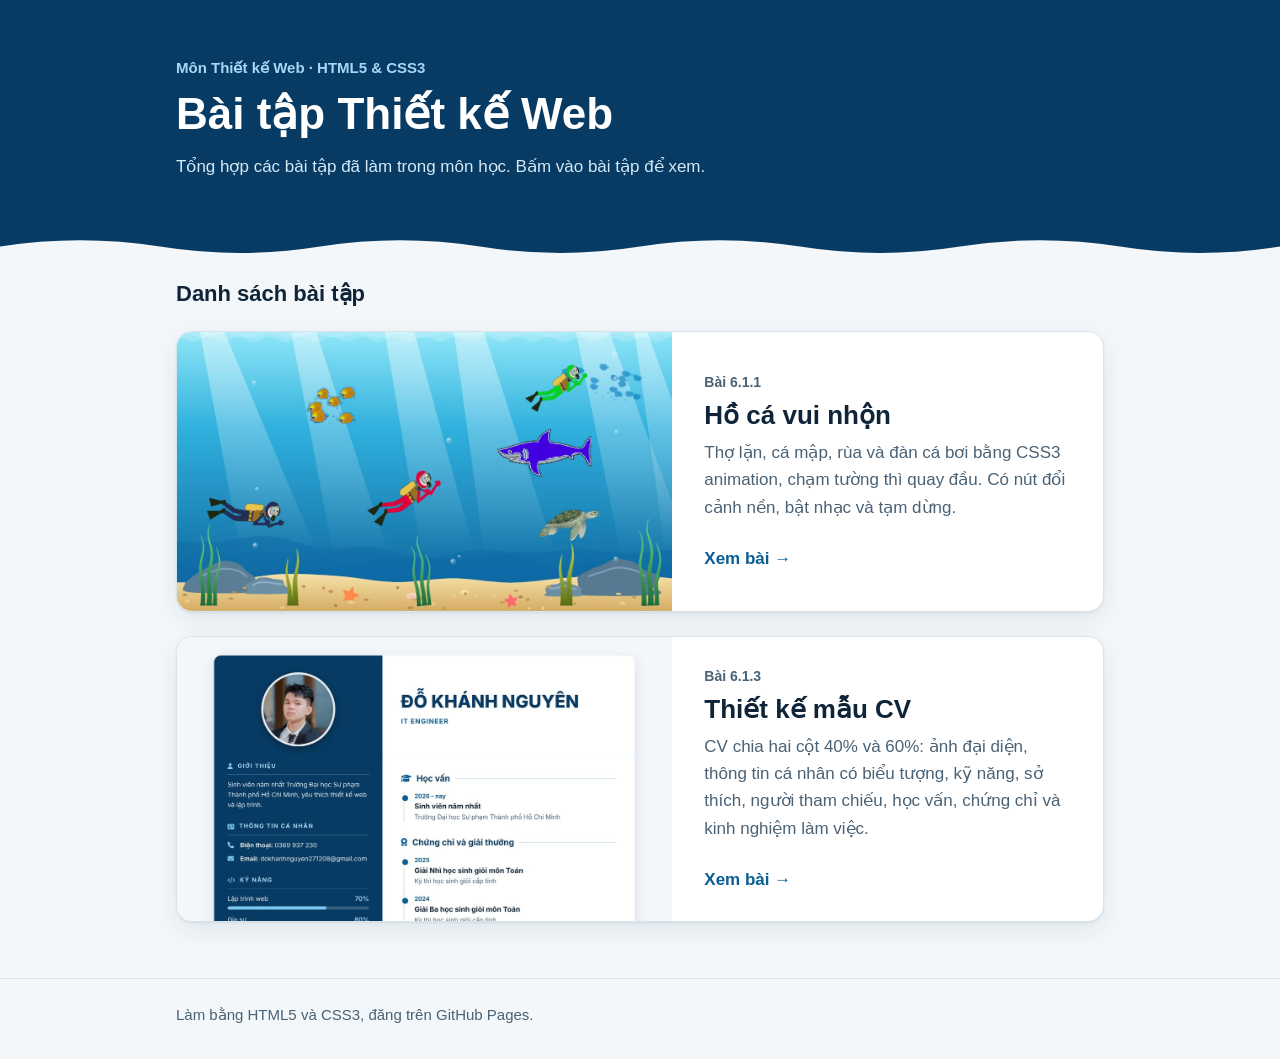
<file: index.html>
<!DOCTYPE html>
<html lang="vi">
<head>
  <meta charset="utf-8">
  <meta name="viewport" content="width=device-width, initial-scale=1">
  <title>Bài tập Thiết kế Web</title>
  <meta name="description" content="Trang chủ các bài tập môn Thiết kế Web (HTML5 và CSS3).">
  <link rel="icon" href="images/favicon.png" type="image/png">
  <style>
    /* ---------- Màu dùng chung (tự đổi sang màu tối khi máy bật chế độ tối) ---------- */
    :root {
      --nen: #f3f7fa;
      --chu: #0f2438;
      --chu-phu: #4a6276;
      --the: #ffffff;
      --vien: #d8e4ec;
      --bien: #0b5d95;
      --dau-trang: #083b63;
      --bong: 0 1px 2px rgba(8, 40, 70, 0.08), 0 8px 24px rgba(8, 40, 70, 0.08);
    }

    @media (prefers-color-scheme: dark) {
      :root {
        --nen: #061629;
        --chu: #e4eef6;
        --chu-phu: #9db3c6;
        --the: #0c2440;
        --vien: #1c3a57;
        --bien: #7cc8f2;
        --dau-trang: #030d1a;
        --bong: 0 1px 2px rgba(0, 0, 0, 0.4), 0 8px 24px rgba(0, 0, 0, 0.35);
      }
    }

    * {
      box-sizing: border-box;
    }

    body {
      margin: 0;
      background: var(--nen);
      color: var(--chu);
      font-family: "Segoe UI", Roboto, Arial, sans-serif;
      font-size: 17px;
      line-height: 1.6;
    }

    .khung {
      max-width: 960px;
      margin: 0 auto;
      padding-left: 16px;
      padding-right: 16px;
    }

    /* ---------- Đầu trang: biển sâu, mép dưới gợn sóng như mặt nước trong bài hồ cá ---------- */
    .dau-trang {
      position: relative;
      overflow: hidden;
      padding: 56px 0 80px;
      background: var(--dau-trang);
      color: #fff;
    }

    .mon-hoc {
      margin: 0 0 8px;
      font-size: 15px;
      font-weight: 600;
      color: #a9d6f5;
    }

    .dau-trang h1 {
      margin: 0;
      font-size: clamp(30px, 5vw, 44px);
      line-height: 1.2;
    }

    .gioi-thieu {
      max-width: 34em;
      margin: 12px 0 0;
      color: #d4e8f6;
    }

    .song {
      position: absolute;
      left: 0;
      bottom: -1px;
      width: 100%;
      height: 32px;
      color: var(--nen);
    }

    /* Vài bong bóng trang trí nổi lên chầm chậm */
    .bong {
      position: absolute;
      bottom: -30px;
      border: 2px solid rgba(255, 255, 255, 0.35);
      border-radius: 50%;
      animation: NoiLen 9s ease-in infinite;
    }

    .bong:nth-child(1) { right: 12%; width: 18px; height: 18px; }
    .bong:nth-child(2) { right: 18%; width: 10px; height: 10px; animation-duration: 7s; animation-delay: -3s; }
    .bong:nth-child(3) { right: 8%;  width: 12px; height: 12px; animation-duration: 11s; animation-delay: -6s; }
    .bong:nth-child(4) { right: 26%; width: 8px;  height: 8px;  animation-duration: 8s; animation-delay: -1.5s; }

    @keyframes NoiLen {
      0%   { transform: translateY(0);      opacity: 0; }
      15%  { opacity: 1; }
      100% { transform: translateY(-260px); opacity: 0; }
    }

    @media (prefers-reduced-motion: reduce) {
      .bong { animation: none; display: none; }
    }

    /* ---------- Danh sách bài tập ---------- */
    main {
      padding: 16px 0 56px;
    }

    main h2 {
      margin: 0 0 20px;
      font-size: 22px;
    }

    /* Mỗi bài là một tấm thẻ, xếp chồng từ trên xuống */
    .ds-bai {
      display: grid;
      gap: 24px;
      margin: 0;
      padding: 0;
      list-style: none;
    }

    .the {
      position: relative;
      display: flex;
      flex-direction: column;
      overflow: hidden;
      background: var(--the);
      border: 1px solid var(--vien);
      border-radius: 16px;
      box-shadow: var(--bong);
      transition: transform 0.2s, box-shadow 0.2s;
    }

    .the:hover {
      transform: translateY(-3px);
      box-shadow: 0 2px 4px rgba(8, 40, 70, 0.1), 0 14px 32px rgba(8, 40, 70, 0.16);
    }

    .anh {
      display: block;
      width: 100%;
      height: auto;
      aspect-ratio: 16 / 9;
      object-fit: cover;
    }

    .noi-dung {
      display: flex;
      flex: 1;
      flex-direction: column;
      gap: 6px;
      padding: 18px 20px 20px;
    }

    .noi-dung p {
      margin: 0;
    }

    .so-bai {
      font-size: 14px;
      font-weight: 600;
      color: var(--chu-phu);
    }

    .the h3 {
      margin: 0;
      font-size: 22px;
      line-height: 1.3;
    }

    .the h3 a {
      color: inherit;
      text-decoration: none;
    }

    /* Cả tấm thẻ bấm được: lớp phủ trong suốt của đường dẫn trải kín thẻ */
    .the h3 a::after {
      content: "";
      position: absolute;
      inset: 0;
      border-radius: 16px;
    }

    .the h3 a:focus-visible {
      outline: none;
    }

    .the h3 a:focus-visible::after {
      outline: 3px solid var(--bien);
      outline-offset: -3px;
    }

    .mo-ta {
      color: var(--chu-phu);
    }

    .noi-dung .xem {
      margin-top: auto;
      padding-top: 8px;
      font-weight: 600;
      color: var(--bien);
    }

    /* Màn hình rộng: thẻ nằm ngang, ảnh bên trái, chữ bên phải */
    @media (min-width: 720px) {
      .the {
        display: grid;
        grid-template-columns: 1.15fr 1fr;
      }

      .the .anh {
        height: 100%;
      }

      .noi-dung {
        justify-content: center;
        padding: 28px 32px;
      }

      .the h3 {
        font-size: 26px;
      }

      .noi-dung .xem {
        margin-top: 10px;
      }
    }

    footer {
      padding: 24px 0 32px;
      border-top: 1px solid var(--vien);
      color: var(--chu-phu);
      font-size: 15px;
    }

    footer p {
      margin: 0;
    }
  </style>
</head>

<body>
  <header class="dau-trang">
    <div class="khung">
      <p class="mon-hoc">Môn Thiết kế Web · HTML5 &amp; CSS3</p>
      <h1>Bài tập Thiết kế Web</h1>
      <p class="gioi-thieu">Tổng hợp các bài tập đã làm trong môn học. Bấm vào bài tập để xem.</p>
    </div>
    <div aria-hidden="true">
      <span class="bong"></span><span class="bong"></span><span class="bong"></span><span class="bong"></span>
    </div>
    <svg class="song" viewBox="0 0 1200 40" preserveAspectRatio="none" aria-hidden="true">
      <path d="M0 22 Q75 6 150 22 T300 22 T450 22 T600 22 T750 22 T900 22 T1050 22 T1200 22 V40 H0 Z" fill="currentColor"/>
    </svg>
  </header>

  <main class="khung">
    <h2>Danh sách bài tập</h2>
    <ul class="ds-bai">
      <!-- Bài 6.1.1 -->
      <li class="the">
        <img class="anh" src="images/ho-ca.jpg" alt="" width="1200" height="675">
        <div class="noi-dung">
          <p class="so-bai">Bài 6.1.1</p>
          <h3><a href="HO_CA_VUI_NHON/ho_ca.html">Hồ cá vui nhộn</a></h3>
          <p class="mo-ta">Thợ lặn, cá mập, rùa và đàn cá bơi bằng CSS3 animation, chạm tường thì quay đầu. Có nút đổi cảnh nền, bật nhạc và tạm dừng.</p>
          <p class="xem" aria-hidden="true">Xem bài →</p>
        </div>
      </li>

      <!-- Bài 6.1.3 -->
      <li class="the">
        <img class="anh" src="images/cv.jpg" alt="" width="1200" height="675">
        <div class="noi-dung">
          <p class="so-bai">Bài 6.1.3</p>
          <h3><a href="CV_CA_NHAN/cv.html">Thiết kế mẫu CV</a></h3>
          <p class="mo-ta">CV chia hai cột 40% và 60%: ảnh đại diện, thông tin cá nhân có biểu tượng, kỹ năng, sở thích, người tham chiếu, học vấn, chứng chỉ và kinh nghiệm làm việc.</p>
          <p class="xem" aria-hidden="true">Xem bài →</p>
        </div>
      </li>
    </ul>
  </main>

  <footer>
    <div class="khung">
      <p>Làm bằng HTML5 và CSS3, đăng trên GitHub Pages.</p>
    </div>
  </footer>
</body>
</html>
</file>
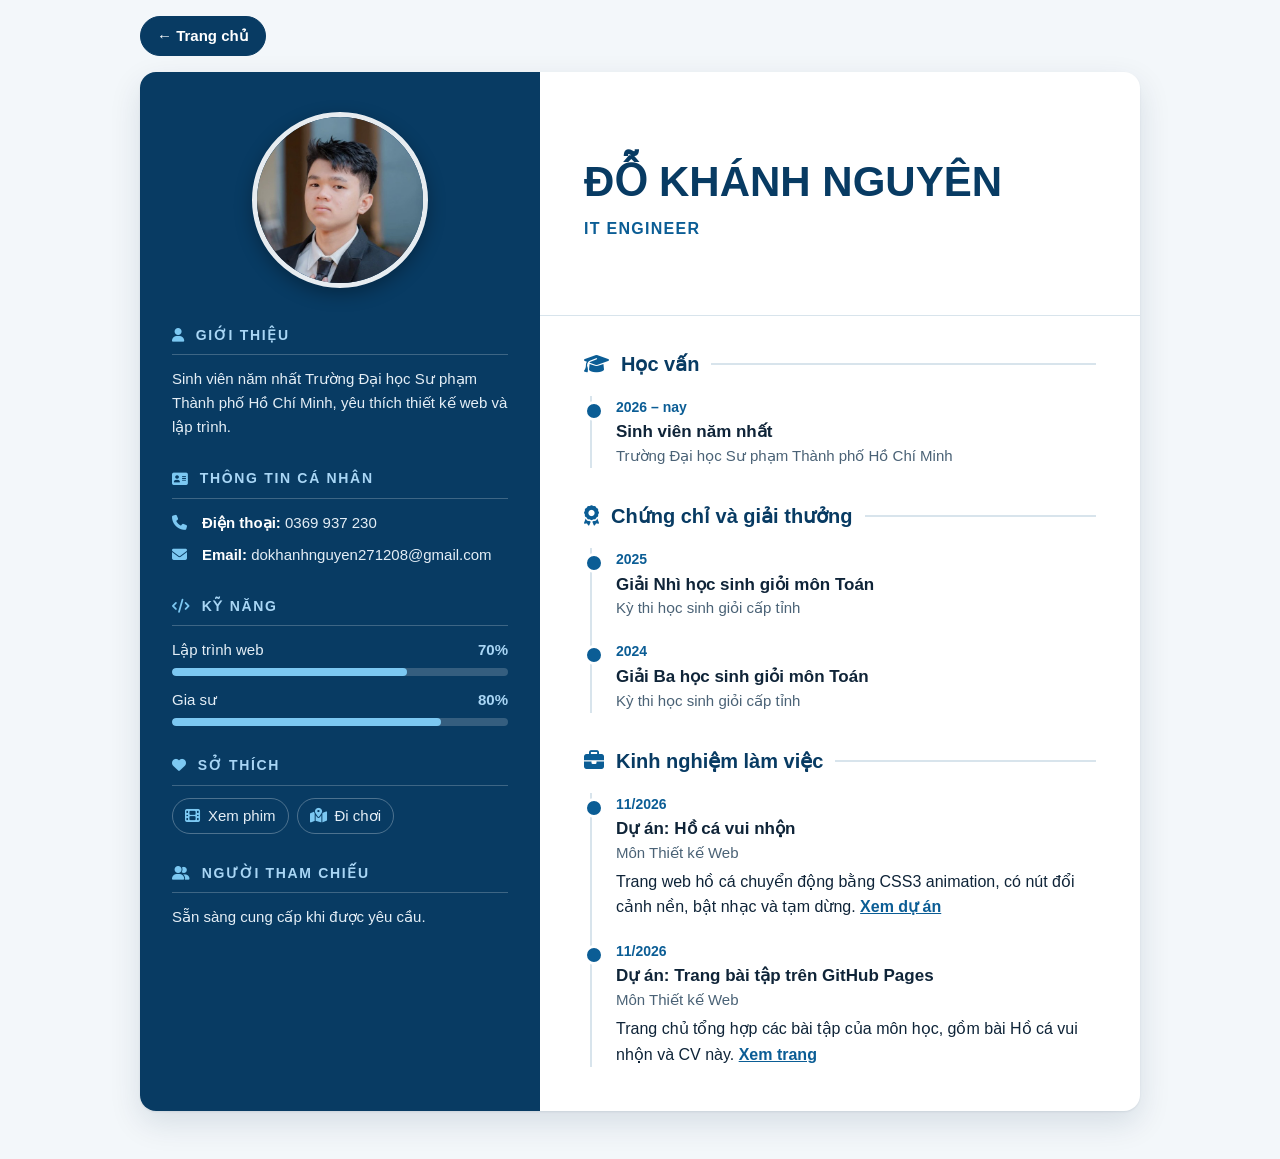
<file: CV_CA_NHAN/cv.html>
<!DOCTYPE html>
<html lang="vi">
<head>
  <meta charset="utf-8">
  <meta name="viewport" content="width=device-width, initial-scale=1">
  <title>CV Đỗ Khánh Nguyên</title>
  <meta name="description" content="Bài 6.1.3 Thiết kế Web: CV của Đỗ Khánh Nguyên, chia hai cột 40% và 60%, có biểu tượng cho thông tin cá nhân.">
  <link rel="icon" href="../images/favicon.png" type="image/png">
  <!-- Bộ biểu tượng Font Awesome: chèn biểu tượng bằng thẻ <i class="fa-solid fa-..."> -->
  <link rel="stylesheet" href="https://cdnjs.cloudflare.com/ajax/libs/font-awesome/6.5.2/css/all.min.css" crossorigin="anonymous" referrerpolicy="no-referrer">
  <link rel="stylesheet" href="mystyle.css">
</head>

<body>
  <nav class="thanh-tren">
    <a class="ve-trang-chu" href="../index.html"><span aria-hidden="true">←</span> Trang chủ</a>
  </nav>

  <!-- Tờ CV: lưới 2 cột (trái 40%, phải 60%) và 2 hàng, giống bản phác thảo trong sách -->
  <main class="cv">

    <!-- Hàng 1, bên trái: ảnh đại diện -->
    <div class="o-anh">
      <img class="anh-dai-dien" src="anh-dai-dien.jpg" alt="Ảnh đại diện của Đỗ Khánh Nguyên" width="400" height="400">
    </div>

    <!-- Hàng 1, bên phải: họ tên và vị trí làm việc -->
    <header class="o-ten">
      <h1>Đỗ Khánh Nguyên</h1>
      <p class="vi-tri">IT Engineer</p>
    </header>

    <!-- Hàng 2, cột trái (40%): giới thiệu, thông tin cá nhân, kỹ năng, sở thích, người tham chiếu -->
    <div class="cot-trai">
      <section>
        <h2><i class="fa-solid fa-user" aria-hidden="true"></i> Giới thiệu</h2>
        <p>Sinh viên năm nhất Trường Đại học Sư phạm Thành phố Hồ Chí Minh, yêu thích thiết kế web và lập trình.</p>
      </section>

      <section>
        <h2><i class="fa-solid fa-address-card" aria-hidden="true"></i> Thông tin cá nhân</h2>
        <ul class="thong-tin">
          <li><i class="fa-solid fa-phone" aria-hidden="true"></i><span><b>Điện thoại:</b> <a href="tel:0369937230">0369 937 230</a></span></li>
          <li><i class="fa-solid fa-envelope" aria-hidden="true"></i><span><b>Email:</b> <a href="mailto:dokhanhnguyen271208@gmail.com">dokhanhnguyen271208@gmail.com</a></span></li>
        </ul>
      </section>

      <section>
        <h2><i class="fa-solid fa-code" aria-hidden="true"></i> Kỹ năng</h2>
        <!-- Mức của mỗi kỹ năng ghi ở --muc; thanh màu dài đúng bằng mức đó -->
        <ul class="ky-nang">
          <li style="--muc: 70%"><span>Lập trình web</span><span class="phan-tram">70%</span><span class="thanh" aria-hidden="true"><span></span></span></li>
          <li style="--muc: 80%"><span>Gia sư</span><span class="phan-tram">80%</span><span class="thanh" aria-hidden="true"><span></span></span></li>
        </ul>
      </section>

      <section>
        <h2><i class="fa-solid fa-heart" aria-hidden="true"></i> Sở thích</h2>
        <ul class="so-thich">
          <li><i class="fa-solid fa-film" aria-hidden="true"></i> Xem phim</li>
          <li><i class="fa-solid fa-map-location-dot" aria-hidden="true"></i> Đi chơi</li>
        </ul>
      </section>

      <section>
        <h2><i class="fa-solid fa-user-group" aria-hidden="true"></i> Người tham chiếu</h2>
        <p>Sẵn sàng cung cấp khi được yêu cầu.</p>
      </section>
    </div>

    <!-- Hàng 2, cột phải (60%): học vấn, chứng chỉ và giải thưởng, kinh nghiệm làm việc -->
    <div class="cot-phai">
      <section>
        <h2><i class="fa-solid fa-graduation-cap" aria-hidden="true"></i> Học vấn</h2>
        <ol class="moc-thoi-gian">
          <li>
            <p class="thoi-gian">2026 – nay</p>
            <h3>Sinh viên năm nhất</h3>
            <p class="noi">Trường Đại học Sư phạm Thành phố Hồ Chí Minh</p>
          </li>
        </ol>
      </section>

      <section>
        <h2><i class="fa-solid fa-award" aria-hidden="true"></i> Chứng chỉ và giải thưởng</h2>
        <ol class="moc-thoi-gian">
          <li>
            <p class="thoi-gian">2025</p>
            <h3>Giải Nhì học sinh giỏi môn Toán</h3>
            <p class="noi">Kỳ thi học sinh giỏi cấp tỉnh</p>
          </li>
          <li>
            <p class="thoi-gian">2024</p>
            <h3>Giải Ba học sinh giỏi môn Toán</h3>
            <p class="noi">Kỳ thi học sinh giỏi cấp tỉnh</p>
          </li>
        </ol>
      </section>

      <section>
        <h2><i class="fa-solid fa-briefcase" aria-hidden="true"></i> Kinh nghiệm làm việc</h2>
        <ol class="moc-thoi-gian">
          <li>
            <p class="thoi-gian">11/2026</p>
            <h3>Dự án: Hồ cá vui nhộn</h3>
            <p class="noi">Môn Thiết kế Web</p>
            <p class="mo-ta">Trang web hồ cá chuyển động bằng CSS3 animation, có nút đổi cảnh nền, bật nhạc và tạm dừng. <a href="../HO_CA_VUI_NHON/ho_ca.html">Xem dự án</a></p>
          </li>
          <li>
            <p class="thoi-gian">11/2026</p>
            <h3>Dự án: Trang bài tập trên GitHub Pages</h3>
            <p class="noi">Môn Thiết kế Web</p>
            <p class="mo-ta">Trang chủ tổng hợp các bài tập của môn học, gồm bài Hồ cá vui nhộn và CV này. <a href="../index.html">Xem trang</a></p>
          </li>
        </ol>
      </section>
    </div>
  </main>
</body>
</html>
</file>
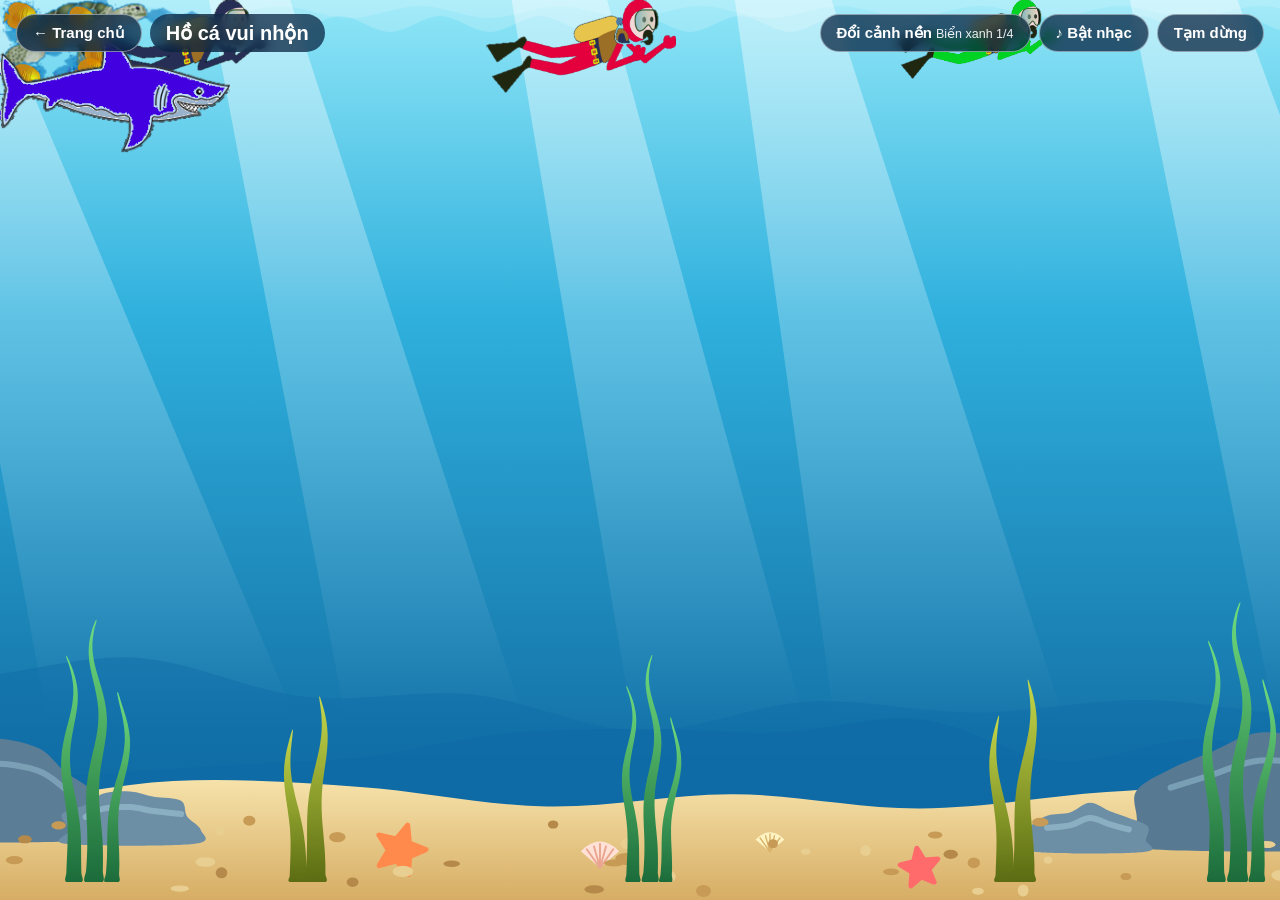
<file: HO_CA_VUI_NHON/ho_ca.html>
<!DOCTYPE html>
<html lang="vi">
<head>
  <meta charset="utf-8">
  <meta name="viewport" content="width=device-width, initial-scale=1">
  <title>Hồ cá vui nhộn</title>
  <meta name="description" content="Bài 6.1.1 Thiết kế Web: hồ cá chuyển động bằng HTML5 và CSS3, có đổi cảnh nền, nhạc nền và nút tạm dừng.">
  <link rel="icon" href="images/favicon.png" type="image/png">
  <link rel="stylesheet" href="mystyle.css">
</head>

<body>
  <!-- Thanh trên cùng: tên bài bên trái, nút điều khiển ở góc trên bên phải -->
  <header class="thanh-tren">
    <div class="ben-trai">
      <a class="ve-trang-chu" href="../index.html"><span aria-hidden="true">←</span> Trang chủ</a>
      <h1 class="ten-bai">Hồ cá vui nhộn</h1>
    </div>
    <div class="dieu-khien">
      <button id="nut-canh" type="button">Đổi cảnh nền <small id="ten-canh">Biển xanh 1/4</small></button>
      <button id="nut-nhac" type="button"><span aria-hidden="true">♪</span> <span id="chu-nhac">Bật nhạc</span></button>
      <button id="nut-dung" type="button">Tạm dừng</button>
    </div>
  </header>

  <!-- Hồ cá: mọi con vật nằm trong khối #content -->
  <div id="content" class="canh-1">

    <!-- Đàn cá xanh ở xa (nằm sau cùng) -->
    <div id="faintSchool" class="con-vat"><img src="images/faintSchool.png" alt="Đàn cá xanh ở xa"></div>

    <!-- Bong bóng nổi lên từ đáy -->
    <div id="bong-bong" aria-hidden="true">
      <span class="bong"></span><span class="bong"></span><span class="bong"></span><span class="bong"></span>
      <span class="bong"></span><span class="bong"></span><span class="bong"></span><span class="bong"></span>
      <span class="bong"></span><span class="bong"></span><span class="bong"></span><span class="bong"></span>
    </div>

    <!-- Rong biển đung đưa -->
    <img id="rong1" class="rong" src="images/rong1.svg" alt="">
    <img id="rong2" class="rong" src="images/rong2.svg" alt="">
    <img id="rong3" class="rong" src="images/rong1.svg" alt="">
    <img id="rong4" class="rong" src="images/rong2.svg" alt="">
    <img id="rong5" class="rong" src="images/rong1.svg" alt="">

    <!-- Rùa bơi chậm gần đáy -->
    <div id="turtle" class="con-vat"><img src="images/turtle.png" alt="Rùa biển"></div>

    <!-- Ba thợ lặn lặn xuống và nổi lên -->
    <div id="diver1" class="con-vat tho-lan"><img src="images/diver1.png" alt="Thợ lặn thứ nhất"></div>
    <div id="diver2" class="con-vat tho-lan"><img src="images/diver2.png" alt="Thợ lặn thứ hai"></div>
    <div id="diver3" class="con-vat tho-lan"><img src="images/diver3.png" alt="Thợ lặn thứ ba"></div>

    <!-- Đàn cá vàng -->
    <div id="goldFishSchool" class="con-vat"><img src="images/goldFishSchool.png" alt="Đàn cá vàng"></div>

    <!-- Cá mập bơi nhanh nhất (nằm trên cùng) -->
    <div id="shark" class="con-vat"><img src="images/shark.png" alt="Cá mập"></div>
  </div>

  <!-- Nhạc nền (tự soạn, phát lặp lại) -->
  <audio id="nhac" src="audio/bien-xanh.mp3" loop preload="none"></audio>

  <script>
    // ---------- 1. Nút đổi cảnh nền: 4 cảnh thay phiên nhau sau mỗi lần nhấn ----------
    const hoCa = document.getElementById("content");
    const nutCanh = document.getElementById("nut-canh");
    const tenCanh = document.getElementById("ten-canh");
    const dsCanh = ["Biển xanh", "Rạn san hô", "Hoàng hôn", "Biển đêm"];
    let canh = 0; // đang ở cảnh thứ nhất (lớp canh-1)

    nutCanh.addEventListener("click", function () {
      hoCa.classList.remove("canh-" + (canh + 1));
      canh = (canh + 1) % dsCanh.length; // 0 -> 1 -> 2 -> 3 -> 0 ...
      hoCa.classList.add("canh-" + (canh + 1));
      tenCanh.textContent = dsCanh[canh] + " " + (canh + 1) + "/" + dsCanh.length;
    });

    // ---------- 2. Nút phát nhạc / ngừng phát nhạc ----------
    const nhac = document.getElementById("nhac");
    const nutNhac = document.getElementById("nut-nhac");
    const chuNhac = document.getElementById("chu-nhac");
    nhac.volume = 0.6;

    nutNhac.addEventListener("click", function () {
      if (nhac.paused) {
        nhac.play().catch(function () {
          chuNhac.textContent = "Không mở được nhạc";
        });
      } else {
        nhac.pause();
      }
    });
    nhac.addEventListener("play", function () {
      chuNhac.textContent = "Tắt nhạc";
      nutNhac.classList.add("dang-bat");
    });
    nhac.addEventListener("pause", function () {
      chuNhac.textContent = "Bật nhạc";
      nutNhac.classList.remove("dang-bat");
    });

    // ---------- 3. Nút tạm dừng: đổi animation-play-state của cả hồ ----------
    const nutDung = document.getElementById("nut-dung");
    nutDung.addEventListener("click", function () {
      const dangDung = hoCa.classList.toggle("tam-dung");
      nutDung.textContent = dangDung ? "Bơi tiếp" : "Tạm dừng";
      nutDung.classList.toggle("dang-bat", dangDung);
    });
  </script>
</body>
</html>
</file>
<file: CV_CA_NHAN/mystyle.css>
/* =========================================================
   Bài 6.1.3: Thiết kế mẫu CV
   Bố cục: lưới 2 cột (trái 40%, phải 60%) và 2 hàng
     Hàng 1: ảnh đại diện          | họ tên, vị trí làm việc
     Hàng 2: thông tin, kỹ năng,   | học vấn, chứng chỉ,
             sở thích, tham chiếu  | kinh nghiệm làm việc
   ========================================================= */

/* ---------- Màu dùng chung (tự đổi sang màu tối khi máy bật chế độ tối) ---------- */
:root {
  --nen: #f3f7fa;          /* nền trang */
  --giay: #ffffff;         /* nền cột phải */
  --cot-trai: #083b63;     /* nền cột trái */
  --chu: #0f2438;          /* chữ chính */
  --chu-phu: #4a6276;      /* chữ phụ: tên trường, nơi làm */
  --vien: #d8e4ec;         /* đường kẻ */
  --nhan: #0b5d95;         /* màu nhấn: biểu tượng, mốc thời gian */
  --ten: #083b63;          /* họ tên và tiêu đề cột phải */
  --trai-chu: #e4eef6;     /* chữ ở cột trái */
  --trai-tieu-de: #a9d6f5; /* tiêu đề ở cột trái */
  --trai-nhan: #7cc8f2;    /* biểu tượng và thanh kỹ năng ở cột trái */
  --nut: #083b63;          /* nền nút về trang chủ */
  --nut-vien: #083b63;     /* viền nút về trang chủ */
  --bong: 0 1px 2px rgba(8, 40, 70, 0.08), 0 12px 32px rgba(8, 40, 70, 0.12);
}

@media (prefers-color-scheme: dark) {
  :root {
    --nen: #061629;
    --giay: #0c2440;
    --cot-trai: #041427;
    --chu: #e4eef6;
    --chu-phu: #9db3c6;
    --vien: #1c3a57;
    --nhan: #7cc8f2;
    --ten: #ffffff;
    --nut: #0c2440;
    --nut-vien: #2a4d70;
    --bong: 0 1px 2px rgba(0, 0, 0, 0.4), 0 12px 32px rgba(0, 0, 0, 0.35);
  }
}

* {
  box-sizing: border-box;
}

body {
  margin: 0;
  background: var(--nen);
  color: var(--chu);
  font-family: "Segoe UI", Roboto, Arial, sans-serif;
  font-size: 16px;
  line-height: 1.6;
}

h1, h2, h3, p, ul, ol {
  margin: 0;
}

ul, ol {
  padding: 0;
  list-style: none;
}

/* ---------- Thanh trên cùng: nút về trang chủ ---------- */
.thanh-tren {
  width: min(1000px, 100% - 32px);
  margin: 0 auto;
  padding: 16px 0;
}

.ve-trang-chu {
  display: inline-block;
  padding: 7px 16px;
  border: 1px solid var(--nut-vien);
  border-radius: 999px;
  background: var(--nut);
  color: #ffffff;
  font-size: 15px;
  font-weight: 600;
  text-decoration: none;
}

.ve-trang-chu:hover {
  background: #0b5d95;
  border-color: #0b5d95;
}

/* ---------- Tờ CV ---------- */
.cv {
  display: grid;
  grid-template-columns: 40% 60%;
  grid-template-areas:
    "anh  ten"
    "trai phai";
  width: min(1000px, 100% - 32px);
  margin: 0 auto 48px;
  overflow: hidden;
  background: var(--giay);
  border-radius: 16px;
  box-shadow: var(--bong);
}

.o-anh    { grid-area: anh; }
.o-ten    { grid-area: ten; }
.cot-trai { grid-area: trai; }
.cot-phai { grid-area: phai; }

/* Hai ô bên trái cùng một màu nền nên nhìn như một cột liền */
.o-anh,
.cot-trai {
  background: var(--cot-trai);
  color: var(--trai-chu);
}

/* ---------- Hàng 1 ---------- */
.o-anh {
  display: flex;
  justify-content: center;
  padding: 40px 32px 28px;
}

.anh-dai-dien {
  display: block;
  width: 176px;
  height: 176px;
  object-fit: cover;          /* ảnh nào cũng được cắt vừa khung tròn */
  border: 5px solid rgba(255, 255, 255, 0.9);
  border-radius: 50%;
  box-shadow: 0 6px 18px rgba(0, 0, 0, 0.3);
}

.o-ten {
  display: flex;
  flex-direction: column;
  justify-content: center;
  padding: 40px 44px 28px;
  border-bottom: 1px solid var(--vien);
}

.o-ten h1 {
  color: var(--ten);
  font-size: clamp(30px, 4.2vw, 42px);
  font-weight: 800;
  line-height: 1.15;
  text-transform: uppercase;
}

.vi-tri {
  margin-top: 10px;
  color: var(--nhan);
  font-size: 16px;
  font-weight: 700;
  letter-spacing: 0.08em;
  text-transform: uppercase;
}

/* ---------- Hàng 2, cột trái ---------- */
.cot-trai {
  display: flex;
  flex-direction: column;
  gap: 28px;
  padding: 8px 32px 40px;
  font-size: 15px;
}

.cot-trai h2 {
  display: flex;
  align-items: center;
  gap: 10px;
  margin-bottom: 12px;
  padding-bottom: 8px;
  border-bottom: 1px solid rgba(255, 255, 255, 0.22);
  color: var(--trai-tieu-de);
  font-size: 14px;
  letter-spacing: 0.12em;
  text-transform: uppercase;
}

.cot-trai .fa-solid {
  color: var(--trai-nhan);
}

.cot-trai a {
  color: inherit;
  text-decoration: none;
}

.cot-trai a:hover {
  text-decoration: underline;
}

/* Thông tin cá nhân: biểu tượng bên trái, chữ bên phải */
.thong-tin li {
  display: grid;
  grid-template-columns: 18px 1fr;
  gap: 12px;
  align-items: baseline;
  overflow-wrap: anywhere;    /* email dài thì tự xuống dòng */
}

.thong-tin li + li {
  margin-top: 8px;
}

.thong-tin b {
  color: #ffffff;
  font-weight: 600;
}

/* Kỹ năng: tên bên trái, phần trăm bên phải, thanh màu bên dưới */
.ky-nang li {
  display: grid;
  grid-template-columns: 1fr auto;
  row-gap: 6px;
}

.ky-nang li + li {
  margin-top: 12px;
}

.phan-tram {
  color: var(--trai-tieu-de);
  font-weight: 600;
}

.thanh {
  grid-column: 1 / -1;
  height: 8px;
  overflow: hidden;
  background: rgba(255, 255, 255, 0.18);
  border-radius: 999px;
}

/* Thanh màu dài ra từ 0 tới mức kỹ năng khi mở trang */
.thanh span {
  display: block;
  width: var(--muc);
  height: 100%;
  background: var(--trai-nhan);
  border-radius: inherit;
  animation: DayThanh 1.2s ease-out both;
}

.ky-nang li:nth-child(2) .thanh span { animation-delay: 0.15s; }
.ky-nang li:nth-child(3) .thanh span { animation-delay: 0.3s; }
.ky-nang li:nth-child(4) .thanh span { animation-delay: 0.45s; }

@keyframes DayThanh {
  from { width: 0; }
}

/* Sở thích: mỗi sở thích một ô bo tròn */
.so-thich {
  display: flex;
  flex-wrap: wrap;
  gap: 8px;
}

.so-thich li {
  display: inline-flex;
  align-items: center;
  gap: 8px;
  padding: 5px 12px;
  border: 1px solid rgba(255, 255, 255, 0.28);
  border-radius: 999px;
}

/* Người tham chiếu */
.nguoi + .nguoi {
  margin-top: 14px;
}

.ten-nguoi {
  color: #ffffff;
  font-weight: 700;
}

/* ---------- Hàng 2, cột phải ---------- */
.cot-phai {
  display: flex;
  flex-direction: column;
  gap: 32px;
  padding: 32px 44px 44px;
}

.cot-phai h2 {
  display: flex;
  align-items: center;
  gap: 12px;
  margin-bottom: 16px;
  color: var(--ten);
  font-size: 20px;
}

.cot-phai h2 .fa-solid {
  color: var(--nhan);
}

/* Đường kẻ chạy dài sau tiêu đề */
.cot-phai h2::after {
  content: "";
  flex: 1;
  height: 2px;
  background: var(--vien);
}

/* Mốc thời gian: một đường dọc bên trái, mỗi mục có một chấm tròn */
.moc-thoi-gian {
  margin-left: 6px;
  padding-left: 24px;
  border-left: 2px solid var(--vien);
}

.moc-thoi-gian li {
  position: relative;
}

.moc-thoi-gian li + li {
  margin-top: 20px;
}

.moc-thoi-gian li::before {
  content: "";
  position: absolute;
  top: 5px;
  left: -32px;
  width: 14px;
  height: 14px;
  background: var(--nhan);
  border: 3px solid var(--giay);
  border-radius: 50%;
}

.thoi-gian {
  color: var(--nhan);
  font-size: 14px;
  font-weight: 700;
}

.moc-thoi-gian h3 {
  margin-top: 2px;
  font-size: 17px;
  line-height: 1.4;
}

.noi {
  color: var(--chu-phu);
  font-size: 15px;
}

.mo-ta {
  margin-top: 4px;
}

.cot-phai a {
  color: var(--nhan);
  font-weight: 600;
}

/* ---------- Dùng bàn phím: viền sáng quanh chỗ đang chọn ---------- */
a:focus-visible {
  outline: 3px solid var(--nhan);
  outline-offset: 3px;
  border-radius: 4px;
}

.cot-trai a:focus-visible {
  outline-color: #ffd166;
}

/* ---------- Điện thoại: xếp thành một cột ---------- */
@media (max-width: 760px) {
  .thanh-tren {
    padding: 12px 0;
  }

  .cv {
    grid-template-columns: 100%;
    grid-template-areas:
      "anh"
      "ten"
      "trai"
      "phai";
    width: 100%;
    margin-bottom: 0;
    border-radius: 0;
    box-shadow: none;
  }

  .o-anh {
    padding: 32px 16px 16px;
  }

  .anh-dai-dien {
    width: 140px;
    height: 140px;
  }

  /* Họ tên nằm chung khối màu đậm với ảnh */
  .o-ten {
    padding: 0 16px 28px;
    background: var(--cot-trai);
    border-bottom: 0;
    text-align: center;
  }

  .o-ten h1 {
    color: #ffffff;
  }

  .vi-tri {
    color: var(--trai-tieu-de);
    font-size: 14px;
  }

  .cot-trai {
    padding: 8px 16px 32px;
  }

  .cot-phai {
    padding: 28px 16px 40px;
  }
}

/* Người dùng tắt hiệu ứng chuyển động thì thanh kỹ năng hiện sẵn */
@media (prefers-reduced-motion: reduce) {
  .thanh span {
    animation: none;
  }
}

/* ---------- In ra giấy hoặc lưu PDF (Ctrl + P): gọn trong một trang A4 ---------- */
@media print {
  @page {
    size: A4;
    margin: 0;
  }

  /* Khi in luôn dùng màu sáng */
  :root {
    --nen: #ffffff;
    --giay: #ffffff;
    --cot-trai: #083b63;
    --chu: #0f2438;
    --chu-phu: #4a6276;
    --vien: #d8e4ec;
    --nhan: #0b5d95;
    --ten: #083b63;
  }

  body {
    font-size: 13px;
    line-height: 1.5;
  }

  .thanh-tren {
    display: none;
  }

  /* Cột trái màu đậm kéo dài hết trang giấy */
  .cv {
    grid-template-rows: auto 1fr;
    width: 100%;
    min-height: 296mm;
    margin: 0;
    border-radius: 0;
    box-shadow: none;
  }

  .o-anh { padding: 28px 24px 18px; }
  .anh-dai-dien { width: 130px; height: 130px; }
  .o-ten { padding: 28px 32px 18px; }
  .o-ten h1 { font-size: 30px; }
  .vi-tri { font-size: 13px; }

  .cot-trai { gap: 16px; padding: 4px 24px 24px; font-size: 12.5px; }
  .cot-trai h2 { margin-bottom: 8px; padding-bottom: 6px; font-size: 12px; }
  .ky-nang li + li { margin-top: 8px; }

  .cot-phai { gap: 18px; padding: 22px 32px 24px; }
  .cot-phai h2 { margin-bottom: 10px; font-size: 16px; }
  .moc-thoi-gian li + li { margin-top: 12px; }
  .moc-thoi-gian h3 { font-size: 14px; }
  .thoi-gian, .noi { font-size: 12.5px; }

  .cv,
  .cv * {
    -webkit-print-color-adjust: exact;
    print-color-adjust: exact;
  }

  .thanh span {
    animation: none;
  }
}
</file>
<file: HO_CA_VUI_NHON/mystyle.css>
/* =====================================================================
   HỒ CÁ VUI NHỘN - mystyle.css
   Bài 6.1.1, sách Bài tập Thiết kế Web (HTML5 & CSS3)

   Cách đọc các mốc % trong @keyframes:
   - Mốc % là phần trăm THỜI GIAN của một vòng chuyển động.
     Ví dụ cá mập chạy 10 giây một vòng: 20% = giây thứ 2, 50% = giây thứ 5.
   - Tại mỗi mốc, left/top cho biết con vật bơi TỚI ĐÂU.
       left: 0                           -> sát tường trái
       left: var(--duong)                -> sát tường phải
       left: calc(var(--duong) * 0.3)    -> đã bơi được 30% quãng đường ngang
       top: 40%                          -> cách mặt nước 40% chiều cao hồ
   - Giữa hai mốc, trình duyệt tự vẽ con vật di chuyển dần từ chỗ này sang chỗ kia.
   - Ảnh nào cũng quay mặt sang phải. Khi bơi sang trái thì lật ảnh bằng
     transform: scaleX(-1). Hai mốc 49.9% và 50% đứng sát nhau nên con vật
     quay đầu ngay lúc chạm tường.
   ===================================================================== */

* {
  box-sizing: border-box;
}

html,
body {
  margin: 0;
  height: 100%;
}

body {
  overflow: hidden;
  background: #0b5d95;
  font-family: "Segoe UI", Roboto, Arial, sans-serif;
}

/* ---------- Hồ cá: phủ kín màn hình, là "bốn bức tường" để cá quay đầu ---------- */
#content {
  position: relative;
  width: 100%;
  height: 100vh;
  height: 100dvh;
  overflow: hidden;
  background: #0b5d95 center bottom / cover no-repeat;
  transition: background-image 0.6s;
}

/* 4 cảnh nền, nút "Đổi cảnh nền" sẽ thay lớp canh-1 ... canh-4 */
#content.canh-1 { background-image: url("images/nen1.svg"); }
#content.canh-2 { background-image: url("images/nen2.svg"); }
#content.canh-3 { background-image: url("images/nen3.svg"); }
#content.canh-4 { background-image: url("images/nen4.svg"); }

/* Ban đêm thì con vật tối bớt, hoàng hôn thì ấm màu hơn */
#content.canh-3 .con-vat img { filter: sepia(0.2) saturate(1.15); }
#content.canh-4 .con-vat img { filter: brightness(0.75) saturate(0.85); }
#content.canh-4 .rong { filter: brightness(0.5); }

/* ---------- Phần chung của mọi con vật ---------- */
.con-vat {
  position: absolute;
  left: 0;
  top: 0;
  width: var(--w);                       /* --w: bề rộng con vật, đặt riêng cho từng con */
  --duong: calc(100% - var(--w));        /* quãng đường ngang = bề rộng hồ - bề rộng con vật */
}

.con-vat img {
  display: block;
  width: 100%;
  height: auto;
}

/* =====================================================================
   CÁ MẬP - bơi nhanh nhất: 10 giây đi hết một vòng (sang phải rồi về trái)
   ===================================================================== */
#shark {
  --w: 230px;
  z-index: 7;
  animation-name: Shark;
  animation-duration: 10s;
  animation-timing-function: linear;
  animation-iteration-count: infinite;
  animation-play-state: running;
}

@keyframes Shark {
  0%    { left: 0;                         top: 45%; transform: scaleX(1);  } /* giây 0   : sát tường trái, giữa hồ, mặt quay sang phải */
  15%   { left: calc(var(--duong) * 0.25); top: 30%; }                       /* giây 1,5 : bơi được 25% đường, ngoi lên */
  30%   { left: calc(var(--duong) * 0.55); top: 50%; }                       /* giây 3   : bơi được 55% đường, lặn xuống */
  49.9% { left: var(--duong);              top: 38%; transform: scaleX(1);  } /* giây 5   : chạm tường phải */
  50%   { left: var(--duong);              top: 38%; transform: scaleX(-1); } /* ngay lúc đó: quay đầu sang trái */
  65%   { left: calc(var(--duong) * 0.7);  top: 25%; }                       /* giây 6,5 : còn 70% đường, ngoi lên cao */
  80%   { left: calc(var(--duong) * 0.35); top: 52%; }                       /* giây 8   : còn 35% đường, lặn xuống thấp */
  100%  { left: 0;                         top: 45%; transform: scaleX(-1); } /* giây 10  : chạm tường trái, vòng sau quay đầu lại */
}

/* =====================================================================
   RÙA - bơi chậm: 36 giây một vòng, đi gần đáy
   ===================================================================== */
#turtle {
  --w: 150px;
  z-index: 4;
  animation-name: Turtle;
  animation-duration: 36s;
  animation-timing-function: linear;
  animation-iteration-count: infinite;
  animation-delay: -9s;                  /* số âm: vào trang là rùa đã đang bơi (bắt đầu ở giây 9) */
}

@keyframes Turtle {
  0%    { left: 0;                         top: 66%; transform: scaleX(1);  } /* giây 0  : sát tường trái */
  25%   { left: calc(var(--duong) * 0.5);  top: 58%; }                       /* giây 9  : tới giữa hồ, nhích lên một chút */
  49.9% { left: var(--duong);              top: 66%; transform: scaleX(1);  } /* giây 18 : chạm tường phải */
  50%   { left: var(--duong);              top: 66%; transform: scaleX(-1); } /* quay đầu sang trái */
  75%   { left: calc(var(--duong) * 0.5);  top: 61%; }                       /* giây 27 : về tới giữa hồ */
  100%  { left: 0;                         top: 66%; transform: scaleX(-1); } /* giây 36 : về tường trái */
}

/* =====================================================================
   ĐÀN CÁ VÀNG - 16 giây một vòng, xuất phát từ tường PHẢI bơi sang trái
   ===================================================================== */
#goldFishSchool {
  --w: 120px;
  z-index: 6;
  animation-name: GoldFish;
  animation-duration: 16s;
  animation-timing-function: linear;
  animation-iteration-count: infinite;
}

@keyframes GoldFish {
  0%    { left: var(--duong);              top: 22%; transform: scaleX(-1); } /* giây 0    : sát tường phải, mặt quay sang trái */
  20%   { left: calc(var(--duong) * 0.65); top: 32%; }                       /* giây 3,2  : còn 65% đường */
  35%   { left: calc(var(--duong) * 0.35); top: 18%; }                       /* giây 5,6  : còn 35% đường, ngoi lên */
  49.9% { left: 0;                         top: 26%; transform: scaleX(-1); } /* giây 8    : chạm tường trái */
  50%   { left: 0;                         top: 26%; transform: scaleX(1);  } /* quay đầu sang phải */
  70%   { left: calc(var(--duong) * 0.4);  top: 36%; }                       /* giây 11,2 : bơi được 40% đường, lặn xuống */
  85%   { left: calc(var(--duong) * 0.7);  top: 20%; }                       /* giây 13,6 : bơi được 70% đường */
  100%  { left: var(--duong);              top: 22%; transform: scaleX(1);  } /* giây 16   : về tường phải */
}

/* =====================================================================
   ĐÀN CÁ XANH Ở XA - nhỏ, mờ, chậm: 30 giây một vòng, gần mặt nước
   ===================================================================== */
#faintSchool {
  --w: 200px;
  z-index: 1;
  opacity: 0.6;
  animation-name: FaintFish;
  animation-duration: 30s;
  animation-timing-function: linear;
  animation-iteration-count: infinite;
  animation-delay: -10s;
}

@keyframes FaintFish {
  0%    { left: 0;                         top: 12%; transform: scaleX(1);  } /* giây 0    : sát tường trái */
  25%   { left: calc(var(--duong) * 0.5);  top: 17%; }                       /* giây 7,5  : tới giữa hồ */
  49.9% { left: var(--duong);              top: 12%; transform: scaleX(1);  } /* giây 15   : chạm tường phải */
  50%   { left: var(--duong);              top: 12%; transform: scaleX(-1); } /* quay đầu */
  75%   { left: calc(var(--duong) * 0.5);  top: 8%;  }                       /* giây 22,5 : về giữa hồ */
  100%  { left: 0;                         top: 12%; transform: scaleX(-1); } /* giây 30   : về tường trái */
}

/* =====================================================================
   BA THỢ LẶN - lặn xuống rồi nổi lên. Dùng chung @keyframes Diver,
   nhưng mỗi người một thời gian nên không ai giống ai.
   ===================================================================== */
.tho-lan {
  --w: 190px;
  z-index: 5;
  animation-name: Diver;
  animation-timing-function: ease-in-out;  /* chậm ở đầu và cuối mỗi đoạn, như người thật */
  animation-iteration-count: infinite;
}

#diver1 { left: 6%;  animation-duration: 14s; }
#diver2 { left: 38%; animation-duration: 18s; animation-delay: -6s; }
#diver3 { left: 70%; animation-duration: 22s; animation-delay: -13s; --w: 160px; }

@keyframes Diver {
  0%   { top: 6%;  transform: rotate(0deg);   } /* ở gần mặt nước, người nằm ngang */
  10%  { top: 9%;  transform: rotate(20deg);  } /* chúc đầu xuống */
  45%  { top: 58%; transform: rotate(20deg);  } /* lặn sâu gần tới đáy */
  50%  { top: 60%; transform: rotate(0deg);   } /* chạm đáy: nằm ngang lại */
  60%  { top: 56%; transform: rotate(-20deg); } /* ngóc đầu lên */
  95%  { top: 8%;  transform: rotate(-20deg); } /* nổi lên gần mặt nước */
  100% { top: 6%;  transform: rotate(0deg);   } /* về chỗ cũ, bắt đầu vòng mới */
}
/* Ví dụ thợ lặn 1 (14 giây): 45% = giây 6,3 thì xuống gần đáy, 95% = giây 13,3 thì lên gần mặt nước. */

/* =====================================================================
   BONG BÓNG - chỉ đi lên, càng lên càng to, tới mặt nước thì vỡ
   ===================================================================== */
#bong-bong {
  position: absolute;
  inset: 0;
  z-index: 2;
  pointer-events: none;
}

.bong {
  position: absolute;
  bottom: 4%;
  width: 14px;
  height: 14px;
  border-radius: 50%;
  border: 1px solid rgba(255, 255, 255, 0.75);
  background: radial-gradient(circle at 35% 35%, rgba(255, 255, 255, 0.95), rgba(255, 255, 255, 0.2) 45%, rgba(255, 255, 255, 0.06) 70%);
  opacity: 0;
  animation-name: Bubble;
  animation-timing-function: ease-in;      /* càng lên càng nhanh */
  animation-iteration-count: infinite;
}

@keyframes Bubble {
  0%   { bottom: 4%;   opacity: 0;   transform: translateX(0) scale(0.6);    } /* sinh ra dưới đáy */
  10%  {               opacity: 0.9; }
  35%  {                             transform: translateX(8px) scale(0.75); } /* lắc nhẹ sang phải */
  65%  {                             transform: translateX(-8px) scale(0.9); } /* lắc nhẹ sang trái */
  90%  {               opacity: 0.8; }
  100% { bottom: 100%; opacity: 0;   transform: translateX(0) scale(1.1);    } /* lên tới mặt nước thì vỡ */
}

/* 3 dòng bong bóng, mỗi quả một cỡ, một tốc độ */
.bong:nth-child(1)  { left: 15%;   width: 12px; height: 12px; animation-duration: 7s;  animation-delay: -1s; }
.bong:nth-child(2)  { left: 16%;   width: 8px;  height: 8px;  animation-duration: 6s;  animation-delay: -3.5s; }
.bong:nth-child(3)  { left: 14.5%; width: 16px; height: 16px; animation-duration: 8s;  animation-delay: -5s; }
.bong:nth-child(4)  { left: 15.5%; width: 10px; height: 10px; animation-duration: 6.5s; animation-delay: -6.2s; }
.bong:nth-child(5)  { left: 55%;   width: 14px; height: 14px; animation-duration: 9s;  animation-delay: -0.5s; }
.bong:nth-child(6)  { left: 56%;   width: 9px;  height: 9px;  animation-duration: 7.5s; animation-delay: -4s; }
.bong:nth-child(7)  { left: 54.5%; width: 18px; height: 18px; animation-duration: 10s; animation-delay: -7s; }
.bong:nth-child(8)  { left: 55.5%; width: 11px; height: 11px; animation-duration: 8s;  animation-delay: -2.5s; }
.bong:nth-child(9)  { left: 88%;   width: 13px; height: 13px; animation-duration: 8.5s; animation-delay: -2s; }
.bong:nth-child(10) { left: 89%;   width: 8px;  height: 8px;  animation-duration: 6s;  animation-delay: -4.5s; }
.bong:nth-child(11) { left: 87.5%; width: 15px; height: 15px; animation-duration: 9.5s; animation-delay: -6.5s; }
.bong:nth-child(12) { left: 88.5%; width: 10px; height: 10px; animation-duration: 7s;  animation-delay: -0.2s; }

/* =====================================================================
   RONG BIỂN - đung đưa qua lại quanh gốc
   ===================================================================== */
.rong {
  position: absolute;
  bottom: 2%;
  z-index: 3;
  width: auto;
  transform-origin: 50% 100%;             /* xoay quanh gốc rong, không phải giữa hình */
  animation-name: Sway;
  animation-timing-function: ease-in-out;
  animation-iteration-count: infinite;
  animation-direction: alternate;         /* đưa sang phải rồi đưa ngược về trái */
}

@keyframes Sway {
  0%   { transform: rotate(-6deg); } /* nghiêng trái */
  100% { transform: rotate(6deg);  } /* nghiêng phải */
}

#rong1 { left: 3%;  height: 30%; animation-duration: 4s; }
#rong2 { left: 21%; height: 22%; animation-duration: 5s;   animation-delay: -1.5s; }
#rong3 { left: 47%; height: 26%; animation-duration: 4.5s; animation-delay: -3s; }
#rong4 { left: 76%; height: 24%; animation-duration: 5.5s; animation-delay: -2s; }
#rong5 { left: 92%; height: 32%; animation-duration: 4.2s; animation-delay: -0.7s; }

/* =====================================================================
   NÚT TẠM DỪNG - dùng animation-play-state để dừng mọi chuyển động
   ===================================================================== */
#content.tam-dung,
#content.tam-dung * {
  animation-play-state: paused;
}

/* =====================================================================
   THANH TRÊN CÙNG: tên bài bên trái, các nút điều khiển bên phải
   ===================================================================== */
.thanh-tren {
  position: fixed;
  top: 0;
  left: 0;
  right: 0;
  z-index: 10;
  display: flex;
  flex-wrap: wrap;
  align-items: center;
  justify-content: space-between;
  gap: 10px;
  padding: 14px 16px;
}

/* Tên bài nằm trên nền tối mờ giống các nút, để chữ trắng đọc rõ trên mọi cảnh nền */
.ten-bai {
  margin: 0;
  padding: 7px 16px;
  font-size: 20px;
  font-weight: 700;
  color: #fff;
  background: rgba(4, 30, 60, 0.72);
  border-radius: 999px;
  -webkit-backdrop-filter: blur(6px);
  backdrop-filter: blur(6px);
}

/* Bên trái: nút về trang chủ + tên bài */
.ben-trai {
  display: flex;
  align-items: center;
  gap: 8px;
}

.dieu-khien {
  display: flex;
  flex-wrap: wrap;
  justify-content: flex-end;
  gap: 8px;
  margin-left: auto;
}

/* Các nút và đường dẫn "Trang chủ" dùng chung một kiểu */
.dieu-khien button,
.ve-trang-chu {
  display: inline-block;
  font: inherit;
  font-size: 15px;
  font-weight: 600;
  color: #fff;
  text-decoration: none;
  background: rgba(4, 30, 60, 0.72);      /* đủ đậm để chữ trắng đạt độ tương phản trên 7:1 */
  border: 1px solid rgba(255, 255, 255, 0.45);
  border-radius: 999px;
  padding: 9px 16px;
  cursor: pointer;
  -webkit-backdrop-filter: blur(6px);    /* cho Safari trên iPhone đời cũ */
  backdrop-filter: blur(6px);
  transition: background 0.2s, transform 0.1s;
}

.dieu-khien button:hover,
.ve-trang-chu:hover {
  background: rgba(4, 30, 60, 0.9);
}

.dieu-khien button:active,
.ve-trang-chu:active {
  transform: scale(0.96);
}

/* Viền khi chọn nút bằng phím Tab: vàng kẹp giữa hai viền tối, nhìn rõ trên mọi cảnh nền */
.ve-trang-chu:focus-visible,
.dieu-khien button:focus-visible {
  outline: 3px solid #ffd166;
  outline-offset: 2px;
  box-shadow: 0 0 0 2px #0b1d33, 0 0 0 7px #0b1d33;
}

/* Nút đang bật (nhạc đang phát, hồ đang dừng) thì đổi màu vàng */
.dieu-khien button.dang-bat {
  color: #1b2a3a;
  background: #ffd166;
  border-color: #ffd166;
}

.dieu-khien small {
  font-weight: 400;
  opacity: 0.92;
}

/* ---------- Màn hình nhỏ (điện thoại): thu nhỏ con vật và nút ---------- */
@media (max-width: 700px), (max-height: 500px) {
  #shark          { --w: 140px; }
  #turtle         { --w: 100px; }
  #goldFishSchool { --w: 80px; }
  #faintSchool    { --w: 130px; }
  .tho-lan        { --w: 115px; }
  #diver3         { --w: 100px; }

  #rong1 { height: 20%; }
  #rong2 { height: 15%; }
  #rong3 { height: 18%; }
  #rong4 { height: 16%; }
  #rong5 { height: 21%; }

  .thanh-tren { padding: 10px 12px; }
  .ten-bai { font-size: 17px; padding: 6px 12px; }
  .dieu-khien { gap: 6px; }
  .dieu-khien button,
  .ve-trang-chu { font-size: 13px; padding: 7px 10px; }
}

/* Điện thoại hẹp: tên cảnh xuống dòng trong nút để 3 nút vừa một hàng */
@media (max-width: 420px) {
  .dieu-khien small { display: block; }
}
</file>
